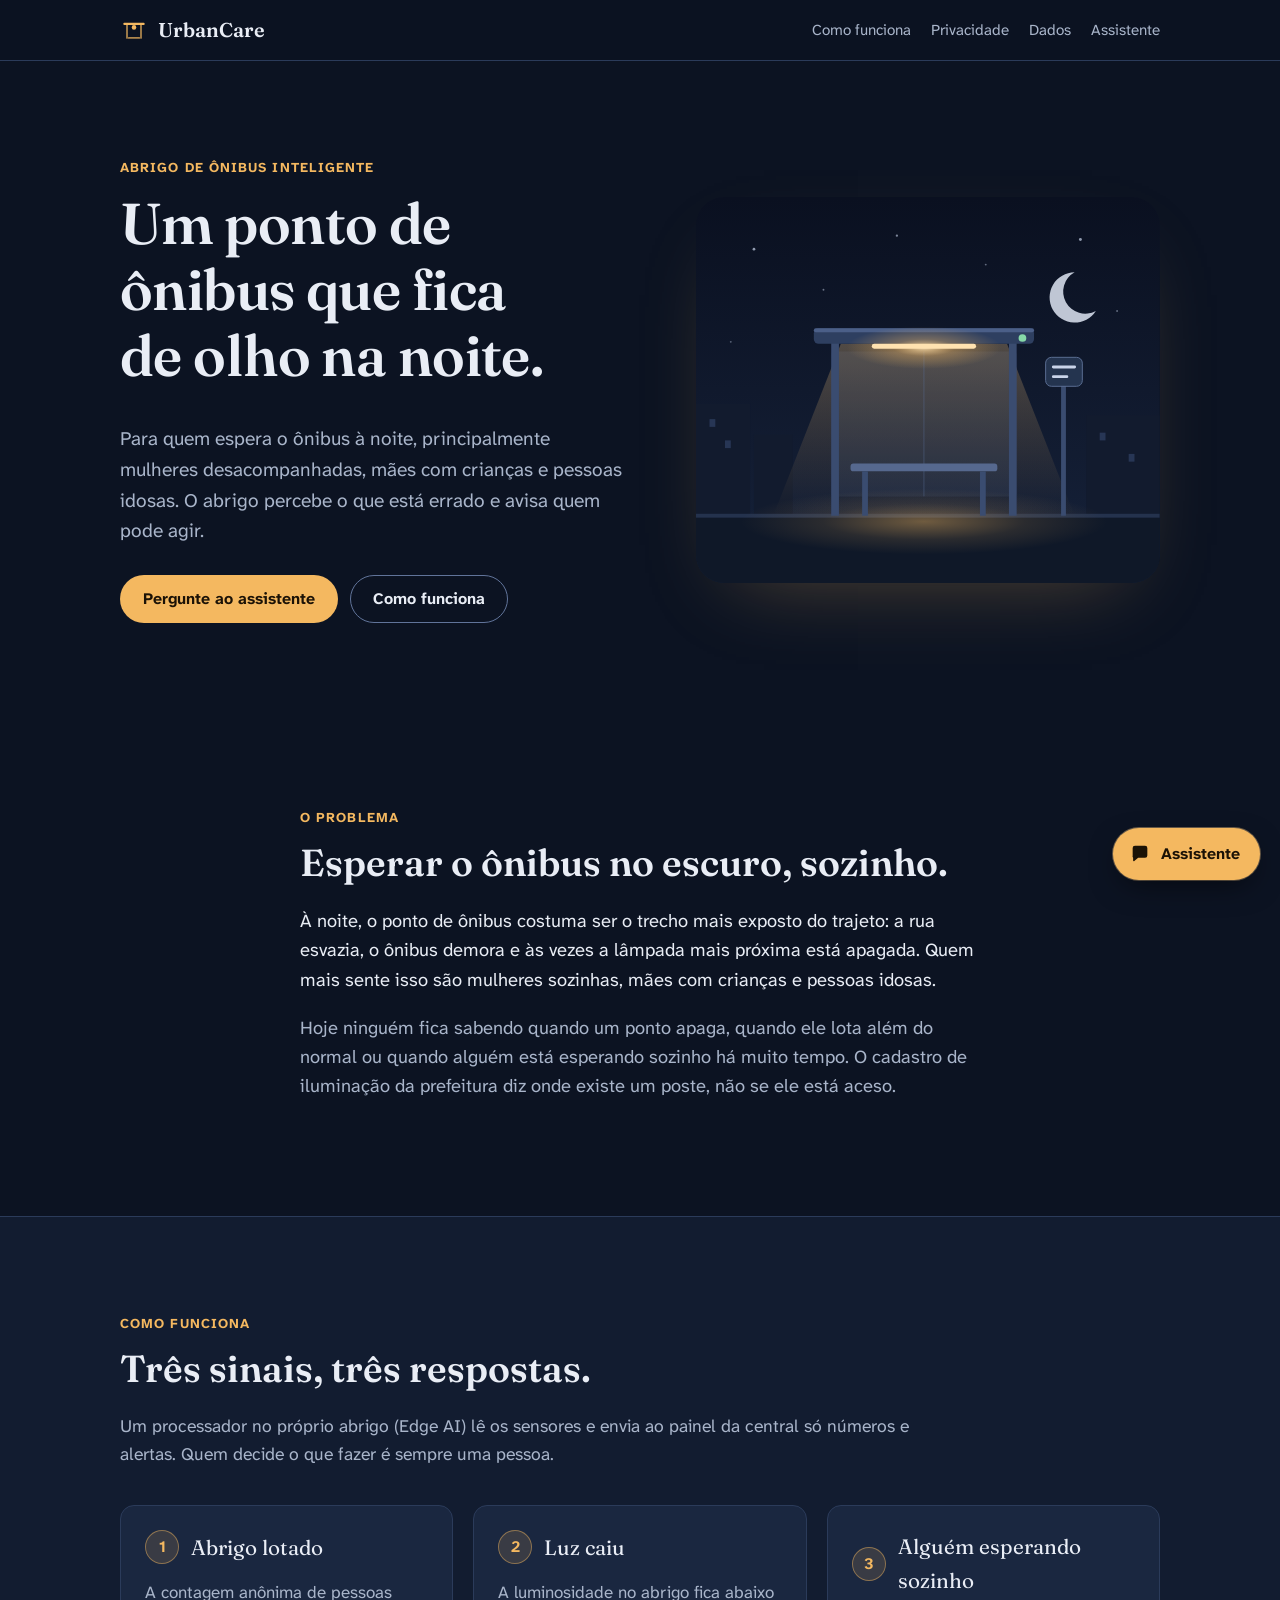
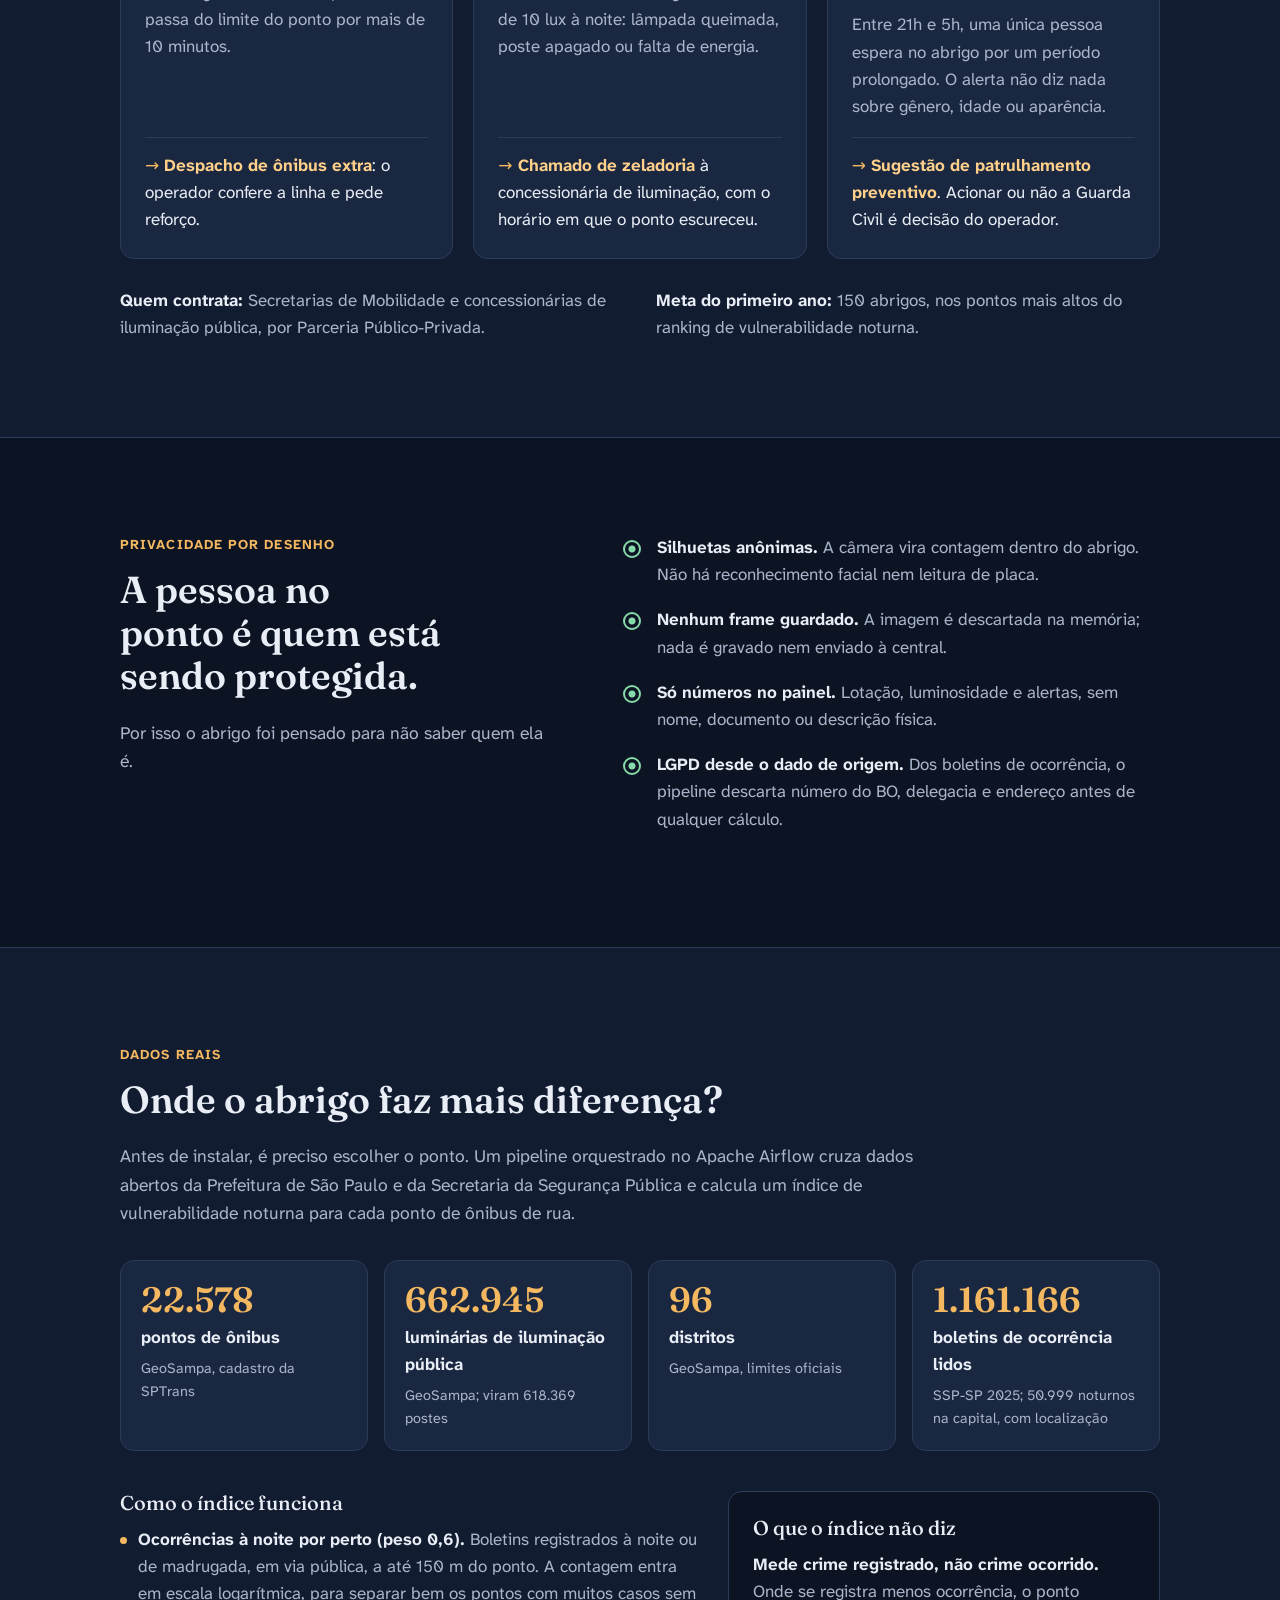
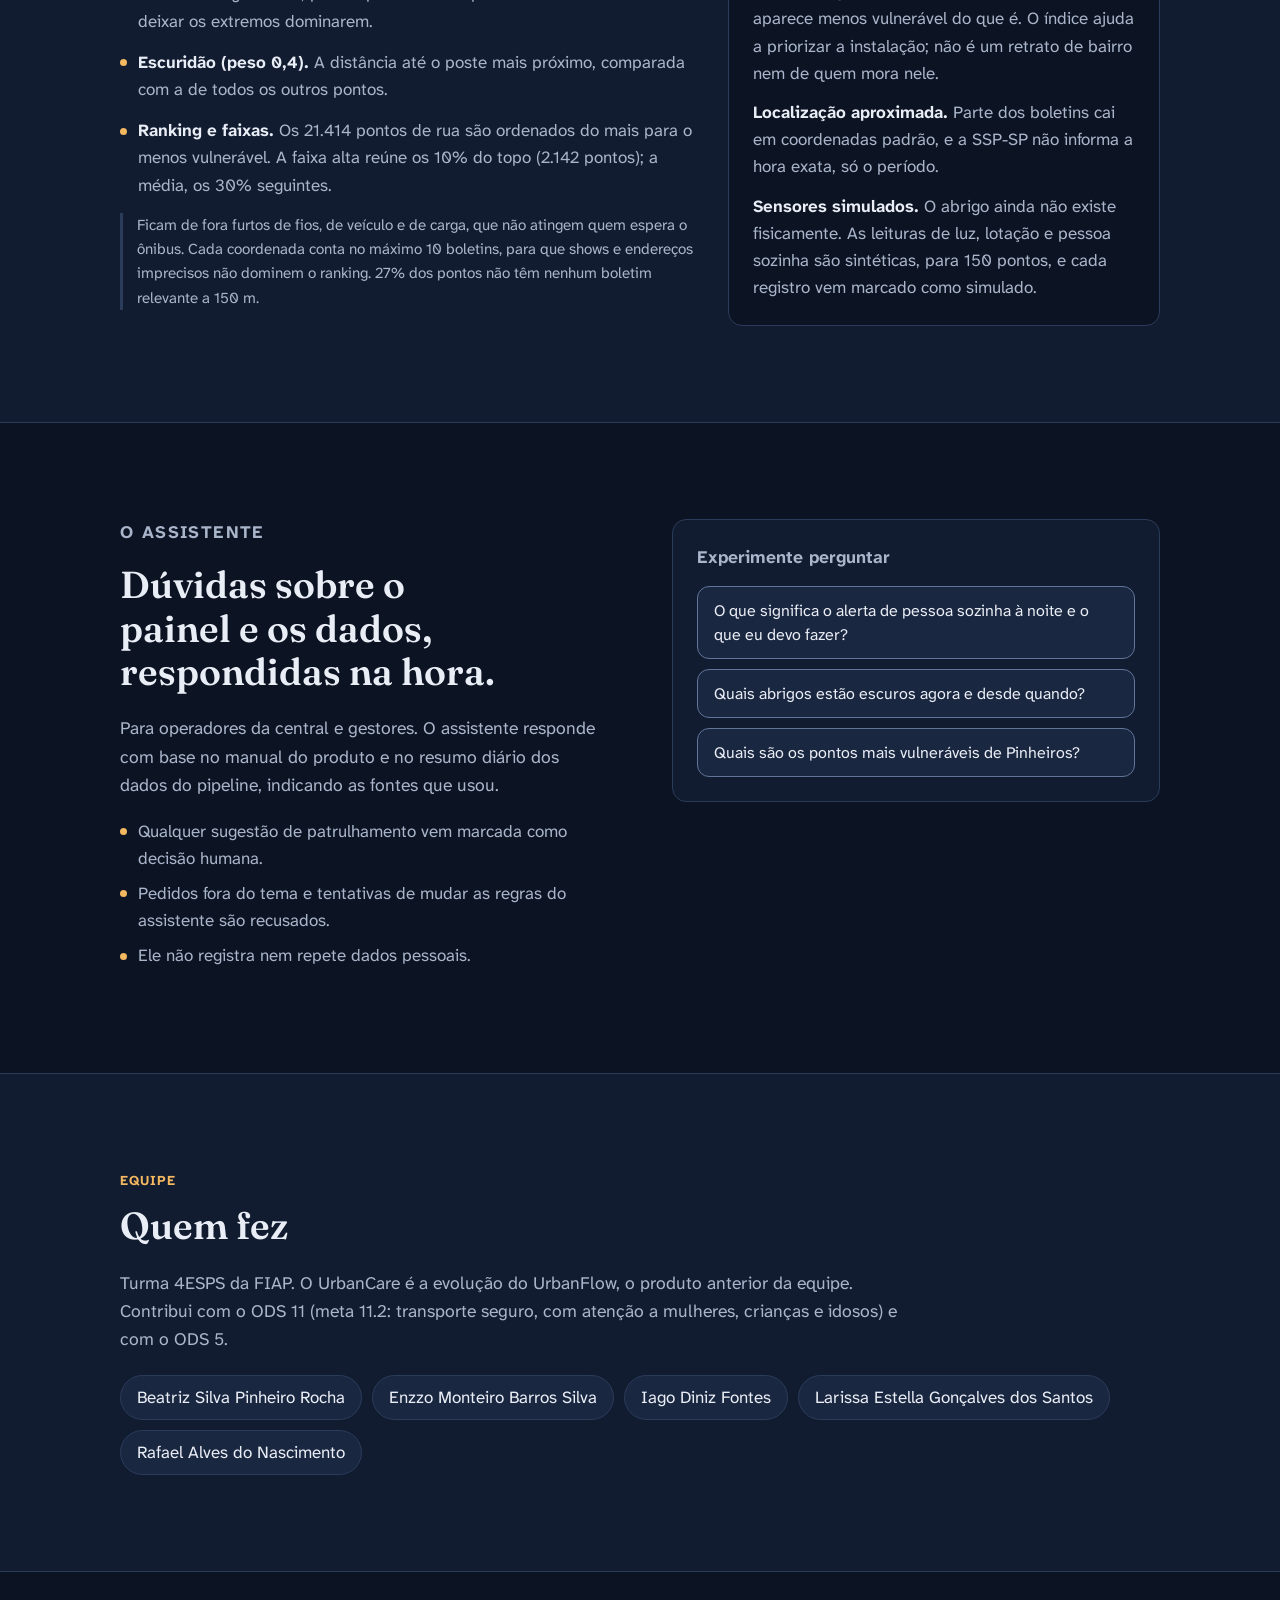
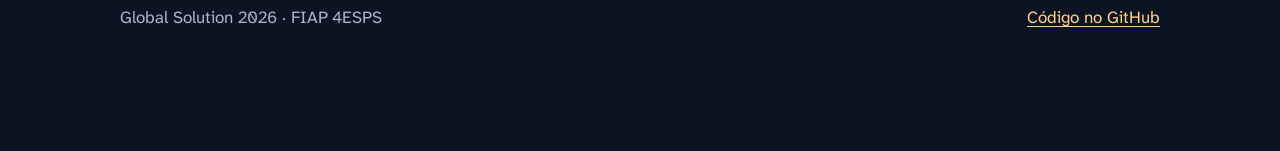
<file: web/public/index.html>
<!doctype html>
<html lang="pt-BR">
<head>
<meta charset="utf-8">
<meta name="viewport" content="width=device-width, initial-scale=1">
<title>UrbanCare · o ponto de ônibus que fica de olho na noite</title>
<meta name="description" content="UrbanCare é um abrigo de ônibus inteligente para quem espera sozinho à noite: detecta lotação, queda de luz e pessoa sozinha, sem guardar imagem.">
<meta name="theme-color" content="#0c1322">
<meta name="color-scheme" content="dark">
<link rel="icon" href="favicon.svg" type="image/svg+xml">
<link rel="preconnect" href="https://fonts.googleapis.com">
<link rel="preconnect" href="https://fonts.gstatic.com" crossorigin>
<link rel="stylesheet" href="https://fonts.googleapis.com/css2?family=Atkinson+Hyperlegible+Next:wght@400;600;700&family=Fraunces:opsz,wght@9..144,500;9..144,600&display=swap">
<link rel="stylesheet" href="styles.css">
</head>
<body>
<a class="pular" href="#conteudo">Pular para o conteúdo</a>

<header class="topo">
  <div class="largura topo-int">
    <a class="marca" href="#inicio" aria-label="UrbanCare, início">
      <svg class="marca-icone" viewBox="0 0 32 32" aria-hidden="true" focusable="false">
        <path d="M5 9h22" stroke="currentColor" stroke-width="2.5" stroke-linecap="round"/>
        <path d="M8 9v16M24 9v16" stroke="currentColor" stroke-width="2" stroke-linecap="round" opacity=".7"/>
        <circle cx="16" cy="13" r="2.6" fill="currentColor"/>
        <path d="M10 25h12" stroke="currentColor" stroke-width="2" stroke-linecap="round" opacity=".7"/>
      </svg>
      <span>UrbanCare</span>
    </a>
    <nav aria-label="Seções">
      <ul class="nav-lista">
        <li><a href="#como-funciona">Como funciona</a></li>
        <li><a href="#privacidade">Privacidade</a></li>
        <li><a href="#dados">Dados</a></li>
        <li><a href="#assistente">Assistente</a></li>
      </ul>
    </nav>
  </div>
</header>

<main id="conteudo">

  <section class="hero" id="inicio" aria-labelledby="hero-titulo">
    <div class="largura hero-int">
      <div class="hero-texto">
        <p class="sobretitulo">Abrigo de ônibus inteligente</p>
        <h1 id="hero-titulo">Um ponto de ônibus que fica de olho na noite.</h1>
        <p class="hero-lead">Para quem espera o ônibus à noite, principalmente mulheres desacompanhadas, mães com crianças e pessoas idosas. O abrigo percebe o que está errado e avisa quem pode agir.</p>
        <div class="hero-acoes">
          <button type="button" class="botao botao-primario" data-abrir-chat>Pergunte ao assistente</button>
          <a class="botao botao-secundario" href="#como-funciona">Como funciona</a>
        </div>
      </div>
      <figure class="hero-arte" aria-hidden="true">
        <svg viewBox="0 0 480 400" focusable="false">
          <defs>
            <linearGradient id="ceu" x1="0" y1="0" x2="0" y2="1">
              <stop offset="0" stop-color="#0a1020"/>
              <stop offset="1" stop-color="#16223a"/>
            </linearGradient>
            <radialGradient id="poca" cx="50%" cy="50%" r="50%">
              <stop offset="0" stop-color="#f4b860" stop-opacity=".42"/>
              <stop offset=".55" stop-color="#f4b860" stop-opacity=".12"/>
              <stop offset="1" stop-color="#f4b860" stop-opacity="0"/>
            </radialGradient>
            <linearGradient id="cone" x1="0" y1="0" x2="0" y2="1">
              <stop offset="0" stop-color="#ffd08a" stop-opacity=".5"/>
              <stop offset="1" stop-color="#f4b860" stop-opacity="0"/>
            </linearGradient>
            <radialGradient id="halo" cx="50%" cy="50%" r="50%">
              <stop offset="0" stop-color="#ffe2b0" stop-opacity=".9"/>
              <stop offset=".4" stop-color="#f4b860" stop-opacity=".35"/>
              <stop offset="1" stop-color="#f4b860" stop-opacity="0"/>
            </radialGradient>
          </defs>
          <rect width="480" height="400" rx="28" fill="url(#ceu)"/>
          <g fill="#c9d4ea">
            <circle cx="60" cy="54" r="1.4" opacity=".7"/>
            <circle cx="132" cy="96" r="1" opacity=".5"/>
            <circle cx="208" cy="40" r="1.2" opacity=".6"/>
            <circle cx="300" cy="70" r="1" opacity=".45"/>
            <circle cx="398" cy="44" r="1.5" opacity=".7"/>
            <circle cx="436" cy="118" r="1" opacity=".45"/>
            <circle cx="36" cy="150" r="1" opacity=".4"/>
          </g>
          <path d="M392 78a26 26 0 1 0 22 40a21 21 0 1 1 -22 -40z" fill="#dfe6f3" opacity=".85"/>
          <g fill="#121b2e">
            <rect x="0" y="214" width="56" height="116"/>
            <rect x="60" y="246" width="40" height="84"/>
            <rect x="404" y="226" width="76" height="104"/>
          </g>
          <g fill="#2a3a5a" opacity=".9">
            <rect x="14" y="230" width="6" height="8"/><rect x="30" y="252" width="6" height="8"/>
            <rect x="418" y="244" width="6" height="8"/><rect x="448" y="266" width="6" height="8"/>
          </g>
          <rect x="0" y="330" width="480" height="70" fill="#0f1828"/>
          <rect x="0" y="328" width="480" height="4" fill="#24324d"/>
          <ellipse cx="236" cy="336" rx="190" ry="34" fill="url(#poca)"/>
          <path class="cone" d="M150 152 L322 152 L392 330 L80 330 Z" fill="url(#cone)" opacity=".55"/>
          <g>
            <rect x="140" y="160" width="192" height="150" rx="4" fill="#9fb3d6" opacity=".08" stroke="#5c6f95" stroke-opacity=".55"/>
            <line x1="236" y1="160" x2="236" y2="310" stroke="#5c6f95" stroke-opacity=".45"/>
            <rect x="140" y="150" width="8" height="180" fill="#3a4c70"/>
            <rect x="324" y="150" width="8" height="180" fill="#3a4c70"/>
            <rect x="122" y="136" width="228" height="16" rx="5" fill="#2e3f60"/>
            <rect x="122" y="136" width="228" height="4" rx="2" fill="#4b5f88"/>
            <ellipse class="halo" cx="236" cy="156" rx="80" ry="22" fill="url(#halo)"/>
            <rect x="182" y="152" width="108" height="5" rx="2.5" fill="#ffe2b0"/>
            <rect x="160" y="276" width="152" height="8" rx="3" fill="#56688e"/>
            <rect x="172" y="284" width="6" height="46" fill="#3a4c70"/>
            <rect x="294" y="284" width="6" height="46" fill="#3a4c70"/>
            <circle class="sensor" cx="338" cy="146" r="4" fill="#86d9a8"/>
          </g>
          <g>
            <rect x="378" y="190" width="5" height="140" fill="#3a4c70"/>
            <rect x="362" y="166" width="38" height="30" rx="6" fill="#24344f" stroke="#5c6f95"/>
            <path d="M370 176h22M370 186h14" stroke="#c9d4ea" stroke-width="3" stroke-linecap="round"/>
          </g>
        </svg>
      </figure>
    </div>
  </section>

  <section class="secao" id="problema" aria-labelledby="problema-titulo">
    <div class="largura estreita">
      <p class="sobretitulo">O problema</p>
      <h2 id="problema-titulo">Esperar o ônibus no escuro, sozinho.</h2>
      <p>À noite, o ponto de ônibus costuma ser o trecho mais exposto do trajeto: a rua esvazia, o ônibus demora e às vezes a lâmpada mais próxima está apagada. Quem mais sente isso são mulheres sozinhas, mães com crianças e pessoas idosas.</p>
      <p>Hoje ninguém fica sabendo quando um ponto apaga, quando ele lota além do normal ou quando alguém está esperando sozinho há muito tempo. O cadastro de iluminação da prefeitura diz onde existe um poste, não se ele está aceso.</p>
    </div>
  </section>

  <section class="secao secao-alt" id="como-funciona" aria-labelledby="como-titulo">
    <div class="largura">
      <p class="sobretitulo">Como funciona</p>
      <h2 id="como-titulo">Três sinais, três respostas.</h2>
      <p class="secao-lead">Um processador no próprio abrigo (Edge AI) lê os sensores e envia ao painel da central só números e alertas. Quem decide o que fazer é sempre uma pessoa.</p>
      <ol class="fluxo">
        <li class="fluxo-item">
          <p class="fluxo-sinal"><span class="fluxo-num" aria-hidden="true">1</span>Abrigo lotado</p>
          <p>A contagem anônima de pessoas passa do limite do ponto por mais de 10 minutos.</p>
          <p class="fluxo-acao"><span class="fluxo-seta" aria-hidden="true">→</span> <strong>Despacho de ônibus extra</strong>: o operador confere a linha e pede reforço.</p>
        </li>
        <li class="fluxo-item">
          <p class="fluxo-sinal"><span class="fluxo-num" aria-hidden="true">2</span>Luz caiu</p>
          <p>A luminosidade no abrigo fica abaixo de 10 lux à noite: lâmpada queimada, poste apagado ou falta de energia.</p>
          <p class="fluxo-acao"><span class="fluxo-seta" aria-hidden="true">→</span> <strong>Chamado de zeladoria</strong> à concessionária de iluminação, com o horário em que o ponto escureceu.</p>
        </li>
        <li class="fluxo-item">
          <p class="fluxo-sinal"><span class="fluxo-num" aria-hidden="true">3</span>Alguém esperando sozinho</p>
          <p>Entre 21h e 5h, uma única pessoa espera no abrigo por um período prolongado. O alerta não diz nada sobre gênero, idade ou aparência.</p>
          <p class="fluxo-acao"><span class="fluxo-seta" aria-hidden="true">→</span> <strong>Sugestão de patrulhamento preventivo</strong>. Acionar ou não a Guarda Civil é decisão do operador.</p>
        </li>
      </ol>
      <div class="faixa-info">
        <p><strong>Quem contrata:</strong> Secretarias de Mobilidade e concessionárias de iluminação pública, por Parceria Público-Privada.</p>
        <p><strong>Meta do primeiro ano:</strong> 150 abrigos, nos pontos mais altos do ranking de vulnerabilidade noturna.</p>
      </div>
    </div>
  </section>

  <section class="secao" id="privacidade" aria-labelledby="priv-titulo">
    <div class="largura priv">
      <div>
        <p class="sobretitulo">Privacidade por desenho</p>
        <h2 id="priv-titulo">A pessoa no ponto é quem está sendo protegida.</h2>
        <p>Por isso o abrigo foi pensado para não saber quem ela é.</p>
      </div>
      <ul class="lista-check">
        <li><strong>Silhuetas anônimas.</strong> A câmera vira contagem dentro do abrigo. Não há reconhecimento facial nem leitura de placa.</li>
        <li><strong>Nenhum frame guardado.</strong> A imagem é descartada na memória; nada é gravado nem enviado à central.</li>
        <li><strong>Só números no painel.</strong> Lotação, luminosidade e alertas, sem nome, documento ou descrição física.</li>
        <li><strong>LGPD desde o dado de origem.</strong> Dos boletins de ocorrência, o pipeline descarta número do BO, delegacia e endereço antes de qualquer cálculo.</li>
      </ul>
    </div>
  </section>

  <section class="secao secao-alt" id="dados" aria-labelledby="dados-titulo">
    <div class="largura">
      <p class="sobretitulo">Dados reais</p>
      <h2 id="dados-titulo">Onde o abrigo faz mais diferença?</h2>
      <p class="secao-lead">Antes de instalar, é preciso escolher o ponto. Um pipeline orquestrado no Apache Airflow cruza dados abertos da Prefeitura de São Paulo e da Secretaria da Segurança Pública e calcula um índice de vulnerabilidade noturna para cada ponto de ônibus de rua.</p>

      <dl class="numeros">
        <div class="numero">
          <dt>pontos de ônibus</dt>
          <dd class="numero-valor">22.578</dd>
          <dd class="numero-fonte">GeoSampa, cadastro da SPTrans</dd>
        </div>
        <div class="numero">
          <dt>luminárias de iluminação pública</dt>
          <dd class="numero-valor">662.945</dd>
          <dd class="numero-fonte">GeoSampa; viram 618.369 postes</dd>
        </div>
        <div class="numero">
          <dt>distritos</dt>
          <dd class="numero-valor">96</dd>
          <dd class="numero-fonte">GeoSampa, limites oficiais</dd>
        </div>
        <div class="numero">
          <dt>boletins de ocorrência lidos</dt>
          <dd class="numero-valor">1.161.166</dd>
          <dd class="numero-fonte">SSP-SP 2025; 50.999 noturnos na capital, com localização</dd>
        </div>
      </dl>

      <div class="indice">
        <div class="indice-texto">
          <h3>Como o índice funciona</h3>
          <ul>
            <li><strong>Ocorrências à noite por perto (peso 0,6).</strong> Boletins registrados à noite ou de madrugada, em via pública, a até 150 m do ponto. A contagem entra em escala logarítmica, para separar bem os pontos com muitos casos sem deixar os extremos dominarem.</li>
            <li><strong>Escuridão (peso 0,4).</strong> A distância até o poste mais próximo, comparada com a de todos os outros pontos.</li>
            <li><strong>Ranking e faixas.</strong> Os 21.414 pontos de rua são ordenados do mais para o menos vulnerável. A faixa alta reúne os 10% do topo (2.142 pontos); a média, os 30% seguintes.</li>
          </ul>
          <p class="nota">Ficam de fora furtos de fios, de veículo e de carga, que não atingem quem espera o ônibus. Cada coordenada conta no máximo 10 boletins, para que shows e endereços imprecisos não dominem o ranking. 27% dos pontos não têm nenhum boletim relevante a 150 m.</p>
        </div>
        <div class="limites">
          <h3>O que o índice não diz</h3>
          <ul>
            <li><strong>Mede crime registrado, não crime ocorrido.</strong> Onde se registra menos ocorrência, o ponto aparece menos vulnerável do que é. O índice ajuda a priorizar a instalação; não é um retrato de bairro nem de quem mora nele.</li>
            <li><strong>Localização aproximada.</strong> Parte dos boletins cai em coordenadas padrão, e a SSP-SP não informa a hora exata, só o período.</li>
            <li><strong>Sensores simulados.</strong> O abrigo ainda não existe fisicamente. As leituras de luz, lotação e pessoa sozinha são sintéticas, para 150 pontos, e cada registro vem marcado como simulado.</li>
          </ul>
        </div>
      </div>
    </div>
  </section>

  <section class="secao" id="assistente" aria-labelledby="assist-titulo">
    <div class="largura assist">
      <div>
        <p class="sobretitulo">O assistente</p>
        <h2 id="assist-titulo">Dúvidas sobre o painel e os dados, respondidas na hora.</h2>
        <p>Para operadores da central e gestores. O assistente responde com base no manual do produto e no resumo diário dos dados do pipeline, indicando as fontes que usou.</p>
        <ul class="lista-simples">
          <li>Qualquer sugestão de patrulhamento vem marcada como decisão humana.</li>
          <li>Pedidos fora do tema e tentativas de mudar as regras do assistente são recusados.</li>
          <li>Ele não registra nem repete dados pessoais.</li>
        </ul>
      </div>
      <div class="exemplos">
        <p class="exemplos-titulo" id="exemplos-titulo">Experimente perguntar</p>
        <ul class="exemplos-lista" aria-labelledby="exemplos-titulo">
          <li><button type="button" class="chip-pergunta" data-pergunta="O que significa o alerta de pessoa sozinha à noite e o que eu devo fazer?">O que significa o alerta de pessoa sozinha à noite e o que eu devo fazer?</button></li>
          <li><button type="button" class="chip-pergunta" data-pergunta="Quais abrigos estão escuros agora e desde quando?">Quais abrigos estão escuros agora e desde quando?</button></li>
          <li><button type="button" class="chip-pergunta" data-pergunta="Quais são os pontos mais vulneráveis de Pinheiros?">Quais são os pontos mais vulneráveis de Pinheiros?</button></li>
        </ul>
      </div>
    </div>
  </section>

  <section class="secao secao-alt" id="equipe" aria-labelledby="equipe-titulo">
    <div class="largura">
      <p class="sobretitulo">Equipe</p>
      <h2 id="equipe-titulo">Quem fez</h2>
      <p class="secao-lead">Turma 4ESPS da FIAP. O UrbanCare é a evolução do UrbanFlow, o produto anterior da equipe. Contribui com o ODS 11 (meta 11.2: transporte seguro, com atenção a mulheres, crianças e idosos) e com o ODS 5.</p>
      <ul class="equipe">
        <li>Beatriz Silva Pinheiro Rocha</li>
        <li>Enzzo Monteiro Barros Silva</li>
        <li>Iago Diniz Fontes</li>
        <li>Larissa Estella Gonçalves dos Santos</li>
        <li>Rafael Alves do Nascimento</li>
      </ul>
    </div>
  </section>
</main>

<footer class="rodape">
  <div class="largura rodape-int">
    <p>Global Solution 2026 · FIAP 4ESPS</p>
    <p><a href="https://github.com/rafadagalera/urbanflow">Código no GitHub</a></p>
  </div>
</footer>

<button type="button" class="lancador" id="chat-lancador" aria-haspopup="dialog" aria-controls="chat" data-abrir-chat>
  <svg viewBox="0 0 24 24" aria-hidden="true" focusable="false"><path d="M4 5.5A2.5 2.5 0 0 1 6.5 3h11A2.5 2.5 0 0 1 20 5.5v8a2.5 2.5 0 0 1-2.5 2.5H10l-4.2 3.6c-.6.5-1.3.1-1.3-.6V16A2.5 2.5 0 0 1 4 13.5z" fill="currentColor"/></svg>
  <span>Assistente</span>
</button>

<dialog class="chat" id="chat" aria-labelledby="chat-titulo" aria-describedby="chat-aviso">
  <div class="chat-cabeca">
    <div>
      <h2 class="chat-titulo" id="chat-titulo">Assistente UrbanCare</h2>
      <p class="chat-retrato" id="chat-retrato">Dados: verificando…</p>
    </div>
    <button type="button" class="chat-fechar" id="chat-fechar" aria-label="Fechar assistente">
      <svg viewBox="0 0 24 24" aria-hidden="true" focusable="false"><path d="M6 6l12 12M18 6L6 18" stroke="currentColor" stroke-width="2.2" stroke-linecap="round"/></svg>
    </button>
  </div>
  <p class="chat-indisponivel" id="chat-indisponivel" hidden>O assistente está temporariamente indisponível. Você pode escrever a pergunta, mas talvez ela não seja respondida agora.</p>
  <div class="chat-mensagens" id="chat-mensagens" role="log" aria-live="polite" aria-relevant="additions" aria-label="Conversa com o assistente" tabindex="0">
    <div class="chat-vazio" id="chat-vazio">
      <p>Pergunte sobre as telas do painel, o que cada alerta significa ou os dados do dia.</p>
      <ul class="chat-sugestoes">
        <li><button type="button" class="chip-pergunta chip-pequeno" data-pergunta="Como eu uso a tela de Alertas para atender um chamado de escuridão?">Atender um chamado de escuridão</button></li>
        <li><button type="button" class="chip-pergunta chip-pequeno" data-pergunta="Como o índice de vulnerabilidade noturna é calculado?">Como o índice é calculado</button></li>
      </ul>
    </div>
  </div>
  <p class="chat-carregando" id="chat-carregando" role="status" aria-live="polite"></p>
  <form class="chat-form" id="chat-form" novalidate>
    <label class="chat-rotulo" for="chat-entrada">Sua pergunta</label>
    <div class="chat-linha">
      <textarea id="chat-entrada" name="pergunta" rows="2" maxlength="500" aria-describedby="chat-contador chat-erro" placeholder="Ex.: como atendo um alerta de escuridão?"></textarea>
      <button type="submit" class="chat-enviar" id="chat-enviar">Enviar</button>
    </div>
    <div class="chat-rodape-form">
      <p class="chat-erro" id="chat-erro" aria-live="assertive"></p>
      <p class="chat-contador" id="chat-contador"><span id="chat-contagem">0</span>/500</p>
    </div>
  </form>
  <p class="chat-aviso" id="chat-aviso">Respostas geradas por IA. Não informe dados pessoais. Cada pergunta é respondida de forma independente.</p>
</dialog>

<script src="chat.js" defer></script>
</body>
</html>
</file>
<file: web/public/styles.css>
/* UrbanCare: landing noturna. Contrastes verificados (WCAG AA):
   texto #e9edf5 / fundo #0c1322 = 15,8:1; atenuado #a9b5ca = 9,0:1 (7,2:1 sobre #1a2740);
   âmbar #f4b860 / fundo = 10,5:1; texto escuro #1b1206 sobre âmbar = 10,4:1. */

:root {
  color-scheme: dark;
  --fundo: #0c1322;
  --superficie: #121c30;
  --elevada: #1a2740;
  --linha: #2b3b5a;
  --borda-campo: #61749a;
  --texto: #e9edf5;
  --atenuado: #a9b5ca;
  --ambar: #f4b860;
  --ambar-claro: #ffd08a;
  --ambar-tinta: #1b1206;
  --verde: #86d9a8;
  --rosa: #ff9eab;
  --neutro-fundo: #24344f;
  --neutro-texto: #d7dfee;
  --foco: #ffd08a;

  --fonte-titulo: "Fraunces", Georgia, "Times New Roman", serif;
  --fonte-texto: "Atkinson Hyperlegible Next", system-ui, -apple-system, "Segoe UI", Roboto, sans-serif;

  --raio: 14px;
  --raio-p: 8px;
  --largura: 1120px;
  --gutter: clamp(16px, 4vw, 40px);
}

*, *::before, *::after { box-sizing: border-box; }

html { scroll-behavior: smooth; -webkit-text-size-adjust: 100%; }
@media (prefers-reduced-motion: reduce) { html { scroll-behavior: auto; } }

body {
  margin: 0;
  background: var(--fundo);
  color: var(--texto);
  font: 400 1.0625rem/1.6 var(--fonte-texto);
  overflow-x: hidden;
}

h1, h2, h3 { font-family: var(--fonte-titulo); font-weight: 600; line-height: 1.15; margin: 0 0 .6em; text-wrap: balance; }
h1 { font-size: clamp(2.1rem, 5.2vw, 3.6rem); letter-spacing: -.01em; }
h2 { font-size: clamp(1.6rem, 3.4vw, 2.35rem); }
h3 { font-size: 1.25rem; font-weight: 500; }
p { margin: 0 0 1em; }
strong { font-weight: 700; }
ul, ol { padding: 0; margin: 0; list-style: none; }

a { color: var(--ambar-claro); text-underline-offset: 3px; }
a:hover { color: #fff; }

:focus-visible { outline: 2px solid var(--foco); outline-offset: 3px; border-radius: 4px; }

.largura { width: 100%; max-width: var(--largura); margin: 0 auto; padding: 0 var(--gutter); }
.estreita { max-width: 760px; }

.pular {
  position: absolute; left: 16px; top: -60px; z-index: 50;
  background: var(--ambar); color: var(--ambar-tinta); padding: 10px 16px; border-radius: var(--raio-p);
  font-weight: 700; text-decoration: none;
}
.pular:focus { top: 12px; }

/* Topo */
.topo { position: sticky; top: 0; z-index: 20; background: rgba(12, 19, 34, .88); border-bottom: 1px solid var(--linha); }
@supports (backdrop-filter: blur(8px)) { .topo { backdrop-filter: blur(8px); background: rgba(12, 19, 34, .72); } }
.topo-int { display: flex; align-items: center; justify-content: space-between; gap: 16px; min-height: 60px; }
.marca { display: inline-flex; align-items: center; gap: 10px; color: var(--texto); text-decoration: none; font-family: var(--fonte-titulo); font-size: 1.25rem; font-weight: 600; }
.marca:hover { color: var(--texto); }
.marca-icone { width: 28px; height: 28px; color: var(--ambar); }
.nav-lista { display: flex; gap: 4px 20px; flex-wrap: wrap; }
.nav-lista a { color: var(--atenuado); text-decoration: none; font-size: .95rem; padding: 6px 0; }
.nav-lista a:hover { color: var(--texto); }
@media (max-width: 720px) { .topo nav { display: none; } }

/* Botões */
.botao {
  display: inline-flex; align-items: center; justify-content: center; gap: 8px;
  min-height: 48px; padding: 12px 22px; border-radius: 999px;
  font: 700 1rem/1.2 var(--fonte-texto); text-decoration: none; cursor: pointer;
  border: 1.5px solid transparent; transition: background-color .15s, color .15s, border-color .15s;
}
.botao-primario { background: var(--ambar); color: var(--ambar-tinta); }
.botao-primario:hover { background: var(--ambar-claro); color: var(--ambar-tinta); }
.botao-secundario { color: var(--texto); border-color: var(--borda-campo); background: transparent; }
.botao-secundario:hover { border-color: var(--ambar); color: var(--texto); }

/* Hero */
.hero { padding: clamp(40px, 8vw, 96px) 0 clamp(48px, 8vw, 88px); }
.hero-int { display: grid; grid-template-columns: 1.05fr .95fr; gap: clamp(28px, 5vw, 64px); align-items: center; }
.sobretitulo { color: var(--ambar); font-weight: 700; font-size: .85rem; letter-spacing: .08em; text-transform: uppercase; margin-bottom: .9em; }
.hero-lead { font-size: 1.2rem; color: var(--atenuado); max-width: 36em; }
.hero-acoes { display: flex; flex-wrap: wrap; gap: 12px; margin-top: 28px; }
.hero-arte { margin: 0; }
.hero-arte svg { display: block; width: 100%; height: auto; border-radius: 28px; box-shadow: 0 30px 80px -40px rgba(244, 184, 96, .35); }
@media (max-width: 860px) {
  .hero-int { grid-template-columns: 1fr; }
  .hero-arte { max-width: 480px; }
}

@media (prefers-reduced-motion: no-preference) {
  .hero-arte .halo { animation: respira 6s ease-in-out infinite; transform-origin: 236px 156px; }
  .hero-arte .sensor { animation: pisca 3.2s ease-in-out infinite; }
}
@keyframes respira { 0%, 100% { opacity: 1; } 50% { opacity: .75; } }
@keyframes pisca { 0%, 100% { opacity: 1; } 50% { opacity: .35; } }

/* Seções */
section[id] { scroll-margin-top: 72px; }
.secao { padding: clamp(56px, 8vw, 96px) 0; }
.secao-alt { background: var(--superficie); border-top: 1px solid var(--linha); border-bottom: 1px solid var(--linha); }
.secao-lead { color: var(--atenuado); font-size: 1.1rem; max-width: 46em; }
#problema p:not(.sobretitulo) { font-size: 1.15rem; }
#problema p + p { color: var(--atenuado); }

/* Como funciona */
.fluxo { display: grid; grid-template-columns: repeat(3, 1fr); gap: 20px; margin: 36px 0 28px; counter-reset: none; }
.fluxo-item { background: var(--elevada); border: 1px solid var(--linha); border-radius: var(--raio); padding: 24px; display: flex; flex-direction: column; }
.fluxo-item p { color: var(--atenuado); }
.fluxo-sinal { display: flex; align-items: center; gap: 12px; font-family: var(--fonte-titulo); font-size: 1.3rem; color: var(--texto) !important; margin-bottom: .7em; }
.fluxo-num {
  flex: none; display: inline-grid; place-items: center; width: 34px; height: 34px; border-radius: 50%;
  background: rgba(244, 184, 96, .14); color: var(--ambar); font: 700 1rem/1 var(--fonte-texto);
  border: 1px solid rgba(244, 184, 96, .45);
}
.fluxo-acao { margin-top: auto; margin-bottom: 0; padding-top: 14px; border-top: 1px solid var(--linha); color: var(--texto) !important; }
.fluxo-acao strong { color: var(--ambar-claro); }
.fluxo-seta { color: var(--ambar); }
.faixa-info { display: grid; grid-template-columns: 1fr 1fr; gap: 12px 32px; color: var(--atenuado); }
.faixa-info p { margin: 0; }
.faixa-info strong { color: var(--texto); }
@media (max-width: 860px) {
  .fluxo { grid-template-columns: 1fr; }
  .faixa-info { grid-template-columns: 1fr; }
}

/* Privacidade */
.priv { display: grid; grid-template-columns: .9fr 1.1fr; gap: clamp(24px, 5vw, 64px); align-items: start; }
.priv > div p:last-child { color: var(--atenuado); font-size: 1.1rem; }
.lista-check li { position: relative; padding: 0 0 18px 34px; color: var(--atenuado); }
.lista-check li strong { color: var(--texto); }
.lista-check li::before {
  content: ""; position: absolute; left: 0; top: .35em; width: 18px; height: 18px; border-radius: 50%;
  border: 2px solid var(--verde);
  background: radial-gradient(circle, var(--verde) 0 3px, transparent 4px);
}
@media (max-width: 860px) { .priv { grid-template-columns: 1fr; } }

/* Dados */
.numeros { display: grid; grid-template-columns: repeat(4, 1fr); gap: 16px; margin: 32px 0 40px; }
.numero { background: var(--elevada); border: 1px solid var(--linha); border-radius: var(--raio); padding: 20px; display: flex; flex-direction: column; }
.numero dt { order: 2; color: var(--texto); font-weight: 700; }
.numero .numero-valor { order: 1; margin: 0 0 4px; font: 600 clamp(1.7rem, 3vw, 2.2rem)/1.1 var(--fonte-titulo); color: var(--ambar); font-variant-numeric: tabular-nums; }
.numero .numero-fonte { order: 3; margin: 6px 0 0; color: var(--atenuado); font-size: .9rem; }
.indice { display: grid; grid-template-columns: 1.15fr .85fr; gap: 24px; }
.indice ul li { margin-bottom: 14px; color: var(--atenuado); }
.indice ul li strong { color: var(--texto); }
.indice-texto ul li { padding-left: 18px; position: relative; }
.indice-texto ul li::before { content: ""; position: absolute; left: 0; top: .62em; width: 7px; height: 7px; border-radius: 50%; background: var(--ambar); }
.nota { color: var(--atenuado); font-size: .95rem; border-left: 3px solid var(--linha); padding-left: 14px; }
.limites { background: var(--fundo); border: 1px solid var(--linha); border-radius: var(--raio); padding: 24px; }
.limites ul li { margin-bottom: 12px; }
.limites ul li:last-child { margin-bottom: 0; }
@media (max-width: 960px) { .numeros { grid-template-columns: repeat(2, 1fr); } .indice { grid-template-columns: 1fr; } }
@media (max-width: 420px) { .numeros { grid-template-columns: 1fr; } }

/* Assistente */
.assist { display: grid; grid-template-columns: 1fr 1fr; gap: clamp(24px, 5vw, 64px); align-items: start; }
.assist > div > p { color: var(--atenuado); font-size: 1.1rem; }
.lista-simples li { padding-left: 18px; position: relative; margin-bottom: 8px; color: var(--atenuado); }
.lista-simples li::before { content: ""; position: absolute; left: 0; top: .62em; width: 7px; height: 7px; border-radius: 50%; background: var(--ambar); }
.exemplos { background: var(--superficie); border: 1px solid var(--linha); border-radius: var(--raio); padding: 24px; }
.exemplos-titulo { font-weight: 700; margin-bottom: 14px; }
.exemplos-lista { display: flex; flex-direction: column; gap: 10px; }
.chip-pergunta {
  display: block; width: 100%; text-align: left; cursor: pointer;
  background: var(--elevada); color: var(--texto); border: 1px solid var(--borda-campo); border-radius: 12px;
  padding: 12px 16px; font: 400 1rem/1.45 var(--fonte-texto); transition: border-color .15s, background-color .15s;
}
.chip-pergunta:hover { border-color: var(--ambar); background: #1f2e4b; }
.chip-pergunta:disabled { cursor: wait; opacity: .6; }
@media (max-width: 860px) { .assist { grid-template-columns: 1fr; } }

/* Equipe e rodapé */
.equipe { display: flex; flex-wrap: wrap; gap: 10px; margin-top: 20px; }
.equipe li { background: var(--elevada); border: 1px solid var(--linha); border-radius: 999px; padding: 8px 16px; }
.rodape { padding: 32px 0 120px; color: var(--atenuado); }
.rodape-int { display: flex; flex-wrap: wrap; justify-content: space-between; gap: 8px 24px; }
.rodape p { margin: 0; }

/* Lançador do chat */
.lancador {
  position: fixed; right: 20px; bottom: 20px; z-index: 30;
  display: inline-flex; align-items: center; gap: 10px; min-height: 52px; padding: 12px 20px 12px 16px;
  background: var(--ambar); color: var(--ambar-tinta); border: 0; border-radius: 999px; cursor: pointer;
  font: 700 1rem/1 var(--fonte-texto); box-shadow: 0 10px 30px -8px rgba(0, 0, 0, .6), 0 0 0 1px rgba(255, 208, 138, .4);
}
.lancador:hover { background: var(--ambar-claro); }
.lancador svg { width: 22px; height: 22px; }

/* Painel do chat (dialog modal nativo) */
.chat {
  position: fixed; inset: auto 20px 88px auto; margin: 0;
  width: min(420px, calc(100vw - 40px)); height: min(640px, calc(100vh - 120px)); max-height: none; max-width: none;
  padding: 0; border: 1px solid var(--borda-campo); border-radius: 18px;
  background: var(--superficie); color: var(--texto);
  box-shadow: 0 30px 80px -20px rgba(0, 0, 0, .75);
  flex-direction: column; overflow: hidden;
}
.chat[open] { display: flex; }
.chat::backdrop { background: rgba(5, 9, 18, .55); }

.chat-cabeca { display: flex; align-items: flex-start; justify-content: space-between; gap: 12px; padding: 16px 16px 12px 20px; border-bottom: 1px solid var(--linha); background: var(--elevada); }
.chat-titulo { font-size: 1.2rem; margin: 0 0 2px; }
.chat-retrato { margin: 0; font-size: .85rem; color: var(--atenuado); }
.chat-fechar { flex: none; width: 40px; height: 40px; display: grid; place-items: center; border-radius: 50%; border: 1px solid var(--linha); background: transparent; color: var(--texto); cursor: pointer; }
.chat-fechar:hover { border-color: var(--ambar); }
.chat-fechar svg { width: 20px; height: 20px; }

.chat-indisponivel { margin: 0; padding: 10px 20px; font-size: .9rem; background: #3a2a14; color: var(--ambar-claro); border-bottom: 1px solid #6b4c20; }

.chat-mensagens { flex: 1 1 auto; overflow-y: auto; padding: 16px 20px; display: flex; flex-direction: column; gap: 14px; overscroll-behavior: contain; }
.chat-vazio { color: var(--atenuado); font-size: .95rem; }
.chat-sugestoes { display: flex; flex-direction: column; gap: 8px; margin-top: 10px; }
.chip-pequeno { font-size: .92rem; padding: 9px 12px; }

.msg-usuario { align-self: flex-end; max-width: 88%; background: #2c3d5f; border-radius: 14px 14px 4px 14px; padding: 10px 14px; white-space: pre-wrap; overflow-wrap: anywhere; }
.msg-resposta { align-self: stretch; background: var(--elevada); border: 1px solid var(--linha); border-radius: 14px 14px 14px 4px; padding: 12px 14px; }
.msg-resposta.msg-falha { border-color: #7a3a46; }
.msg-texto { margin: 0; white-space: pre-wrap; overflow-wrap: anywhere; }
.msg-selos { display: flex; flex-wrap: wrap; gap: 6px; margin-bottom: 10px; }
.selo { display: inline-flex; align-items: center; padding: 3px 10px; border-radius: 999px; font-size: .8rem; font-weight: 700; line-height: 1.4; background: var(--neutro-fundo); color: var(--neutro-texto); }
.selo-alta { color: var(--verde); }
.selo-media { color: var(--ambar-claro); }
.selo-baixa, .selo-erro { color: var(--rosa); }
.selo-humano { background: var(--ambar); color: var(--ambar-tinta); }
.msg-acao { margin: 12px 0 0; padding: 10px 12px; border-left: 3px solid var(--ambar); background: rgba(244, 184, 96, .08); border-radius: 0 8px 8px 0; }
.msg-acao-rotulo { display: block; font-size: .8rem; font-weight: 700; color: var(--ambar-claro); text-transform: uppercase; letter-spacing: .05em; margin-bottom: 2px; }
.msg-fontes { margin-top: 10px; display: flex; flex-wrap: wrap; align-items: center; gap: 6px; font-size: .8rem; color: var(--atenuado); }
.msg-fontes ul { display: contents; }
.msg-fontes li { background: var(--fundo); border: 1px solid var(--linha); border-radius: 6px; padding: 2px 8px; color: var(--neutro-texto); overflow-wrap: anywhere; }
.msg-pontos { margin: 8px 0 0; font-size: .8rem; color: var(--atenuado); overflow-wrap: anywhere; }
.msg-tentar { margin-top: 10px; background: transparent; color: var(--ambar-claro); border: 1px solid var(--borda-campo); border-radius: 999px; padding: 6px 14px; font: 700 .9rem/1.2 var(--fonte-texto); cursor: pointer; }
.msg-tentar:hover { border-color: var(--ambar); }

.chat-carregando { margin: 0; padding: 0 20px; font-size: .9rem; color: var(--ambar-claro); min-height: 0; }
.chat-carregando:not(:empty) { padding: 0 20px 8px; }
.chat-carregando:not(:empty)::before { content: ""; display: inline-block; width: 8px; height: 8px; margin-right: 8px; border-radius: 50%; background: var(--ambar); vertical-align: middle; }
@media (prefers-reduced-motion: no-preference) { .chat-carregando:not(:empty)::before { animation: pisca 1.2s ease-in-out infinite; } }

.chat-form { padding: 12px 16px 4px 20px; border-top: 1px solid var(--linha); }
.chat-rotulo { display: block; font-size: .85rem; font-weight: 700; margin-bottom: 6px; }
.chat-linha { display: flex; gap: 8px; align-items: flex-end; }
.chat-linha textarea {
  flex: 1 1 auto; min-width: 0; resize: none; min-height: 48px; max-height: 140px;
  padding: 10px 12px; border-radius: 10px; border: 1px solid var(--borda-campo);
  background: var(--fundo); color: var(--texto); font: 400 1rem/1.4 var(--fonte-texto);
}
.chat-linha textarea::placeholder { color: #8e9bb3; }
.chat-linha textarea:focus-visible { outline-offset: 1px; }
.chat-enviar { flex: none; min-height: 48px; padding: 0 18px; border: 0; border-radius: 10px; background: var(--ambar); color: var(--ambar-tinta); font: 700 1rem/1 var(--fonte-texto); cursor: pointer; }
.chat-enviar:hover { background: var(--ambar-claro); }
.chat-enviar:disabled { background: #6d5a3d; color: #1b1206; cursor: wait; }
.chat-rodape-form { display: flex; justify-content: space-between; gap: 12px; min-height: 1.4em; margin-top: 4px; }
.chat-erro { margin: 0; font-size: .85rem; color: var(--rosa); }
.chat-contador { margin: 0 0 0 auto; font-size: .8rem; color: var(--atenuado); font-variant-numeric: tabular-nums; }
.chat-contador.no-limite { color: var(--rosa); }
.chat-aviso { margin: 0; padding: 4px 20px 12px; font-size: .78rem; color: var(--atenuado); }

@media (max-width: 560px) {
  .lancador span { position: absolute; width: 1px; height: 1px; overflow: hidden; clip: rect(0 0 0 0); white-space: nowrap; }
  .lancador { padding: 14px; }
  .chat {
    inset: 0; width: 100%; height: 100vh; height: 100dvh; border-radius: 0; border: 0;
  }
}
</file>
